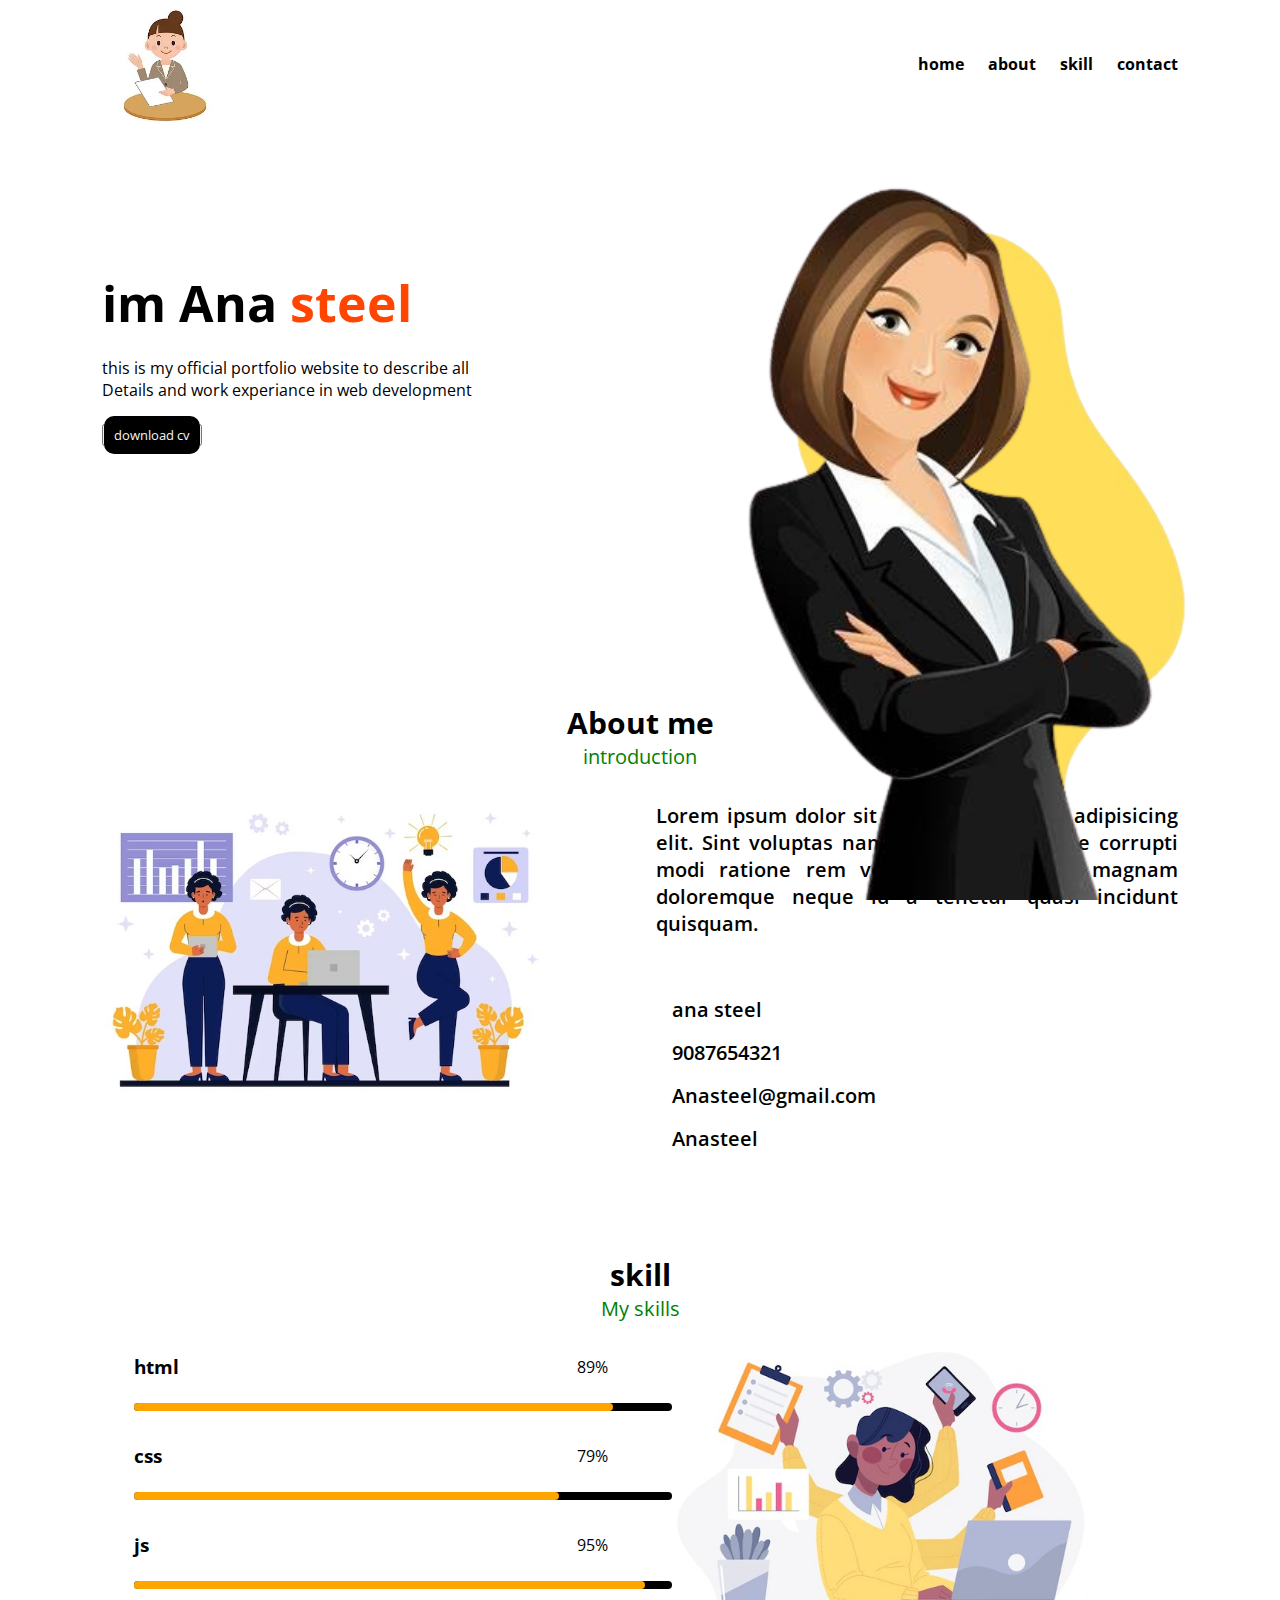
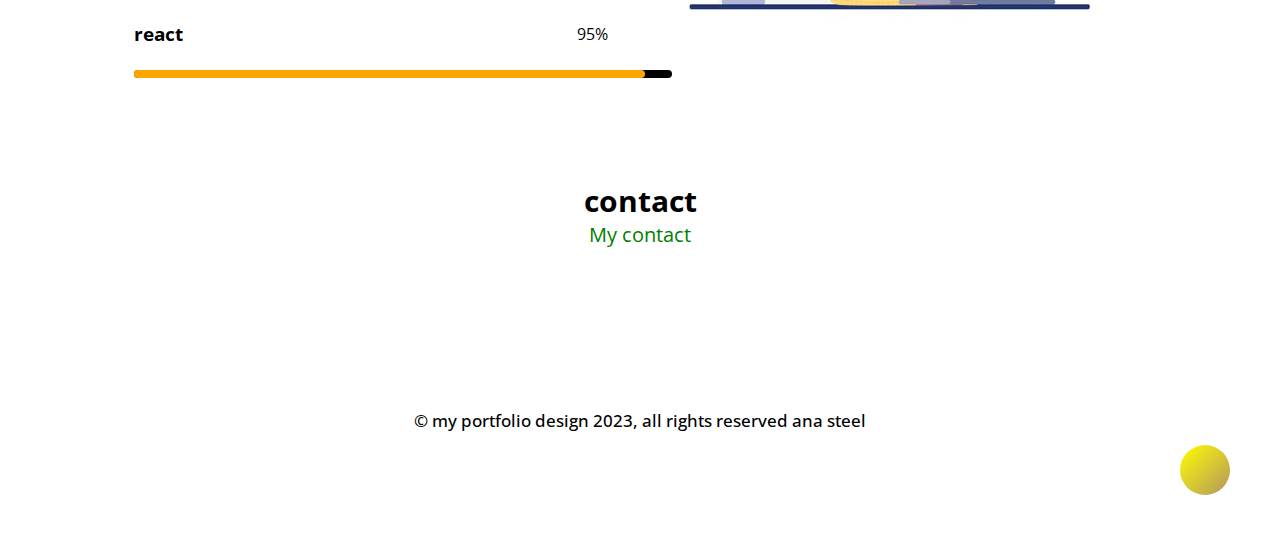
<file: index.html>
<!DOCTYPE html>
<html lang="en">
<head>
    <meta charset="UTF-8">
    <meta name="viewport" content="width=device-width, initial-scale=1.0">
    <title>portfolio</title>
    <!-- font awesom cdn -->
    <link rel="stylesheet" href="https://cdnjs.cloudflare.com/ajax/libs/font-awesome/6.5.2/css/all.min.css" integrity="sha512-SnH5WK+bZxgPHs44uWIX+LLJAJ9/2PkPKZ5QiAj6Ta86w+fsb2TkcmfRyVX3pBnMFcV7oQPJkl9QevSCWr3W6A==" crossorigin="anonymous" referrerpolicy="no-referrer" />
    <!-- CSS -->
     <link rel="stylesheet" href="./index.css">
     <!-- google font -->
     <link rel="preconnect" href="https://fonts.googleapis.com">
     <link rel="preconnect" href="https://fonts.gstatic.com" crossorigin>
     <link href="https://fonts.googleapis.com/css2?family=Open+Sans:ital,wght@0,300..800;1,300..800&display=swap" rel="stylesheet">
<!-- fav icon -->
 <link rel="icon" type="image/x-icon" href="https://th.bing.com/th/id/OIP.kqWW6rBtQAaGzVQeaBRbOwHaE8?w=271&h=181&c=7&r=0&o=5&dpr=1.3&pid=1.7">
     
</head>
<body>
   <!--  <h1>
        portfolio
    </h1> -->
   <!--  <i class="fa-solid fa-house"></i>
    <i class="fa-brands fa-twitter fa-beat fa-10x" style="color: #74C0FC;"></i>
    <i class="fa-brands fa-apple fa-beat"></i>
 


    <h2>DANGER</h2><br>
    <i class="fa-solid fa-skull-crossbones fa-beat fa-10x" style="color: #ed0c23;"></i>
 -->
    <div id="container">
        <nav id="navbar">
            <img id="logo" src="./images/WhatsApp Image 2024-06-25 at 12.05.08 PM (1).jpeg" alt="">
            <ul>
                <li class="listitem"><a href="#container"> home </a></li>
                    <li class="listitem"><a href="#about"> about </a></li>
                
                <li class="listitem"><a href="#skill"> skill </a></li>
                <li class="listitem"> <a href="#contact">contact </a></li>
            </ul>
        </nav>

      <section id="home">
           <div id="title">
                <h1> im Ana <span style="color: orangered;">steel</span></h1>
                <p>this is my official portfolio website to describe all <br>Details and work experiance in web development</p><br>
        
            <button><a href="./images/sample-1.pdf" download>download cv</a></button>
           </div>

           <div id="images">
            <img class="photo1" src="./images/yellow bg.png" id="shape" alt="no image">
            <img class="photo1" src="./images/girlbg.png" id="girl" alt="no image">
           </div>
           


      </section>

      <section id="about">
        <div class="heading"><h2>About me</h2>
        <p>introduction</p></div>
      

        <div id="content">
            <div id="contentimage">
                <img src="./images/./WhatsApp Image 2024-06-25 at 12.05.08 PM.jpeg" alt="no image">
            </div>
            <div id="contentdetails">
                <p>Lorem ipsum dolor sit amet, consectetur adipisicing elit. Sint voluptas nam autem dolore vitae corrupti modi ratione rem voluptatem ut quae, magnam doloremque neque id a tenetur quasi incidunt quisquam.</p><br>
                <div id="information">
                    <div class="info"><i class="fa-solid fa-user"></i> <span>ana steel</span></div><!-- ivide ee span ullath kond aanu icon um text um thammil space vannath -->
                    <div class="info"><i class="fa-solid fa-phone"></i><span>9087654321</span></div>
                    <div class="info"><i class="fa-solid fa-message"></i><span>Anasteel@gmail.com</span></div>
                    <div class="info"><i class="fa-brands fa-github"></i><span>Anasteel</span></div>
                </div>
            </div>
          
        </div>
      </section>
     <section id="skill">
        <div class="heading"><h2>skill</h2>
            <p>My skills</p></div>

            <div id="skill_container">
                <div id="progress_bar">
                    <div class="bar_container"><h3>html</h3> <span>89%</span>
                        <div class="bar"></div>
                         <div class="bar" id="html_bar"></div></div>
                    <div class="bar_container"><h3>css</h3> <span>79%</span>
                        <div class="bar"></div>
                        <div class="bar" id="css_bar"></div></div>
                    <div class="bar_container"><h3>js</h3> <span>95%</span>
                        <div class="bar"></div>
                        <div class="bar" id="js_bar"></div></div>
                    <div class="bar_container"><h3>react</h3> <span>95%</span>
                        <div class="bar"></div>
                        <div class="bar" id="react_bar"></div></div>
                </div>
                <div id="skill_image">
                    <img src="./images/WhatsApp Image 2024-06-25 at 12.05.09 PM (1).jpeg" alt="no image">
                </div>
            </div>

     </section>
     <section id="contact">
        <div class="heading"><h2>contact</h2>
            <p>My contact</p></div>

            <div id="icon_set">
                <div class="icon"><a href=""><i class="fa-brands fa-linkedin-in fa-2x"></i></a></div>
                <div class="icon"><a href=""><i class="fa-brands fa-github fa-2x"></i></a></div>
                <div class="icon"><a href=""><i class="fa-brands fa-twitter fa-2x"></i></a></div>
                <div class="icon"><a href=""><i class="fa-brands fa-whatsapp fa-2x"></i></a></div>
                <div class="icon"><a href=""><i class="fa-brands fa-instagram fa-2x"></i></a></div>
                <div class="icon"><a href=""><i class="fa-brands fa-facebook fa-2x"></i></a></div>
            </div>

        <div></div>
     </section>
     <footer>
        <p>© my portfolio design 2023, all rights reserved ana steel </p>
        <div class="up_arrow">
            <a href=""><i class="fa-solid fa-arrow-up"></i></a>
           
        </div>
       

     </footer>
    
    
</body>
</html>
</file>
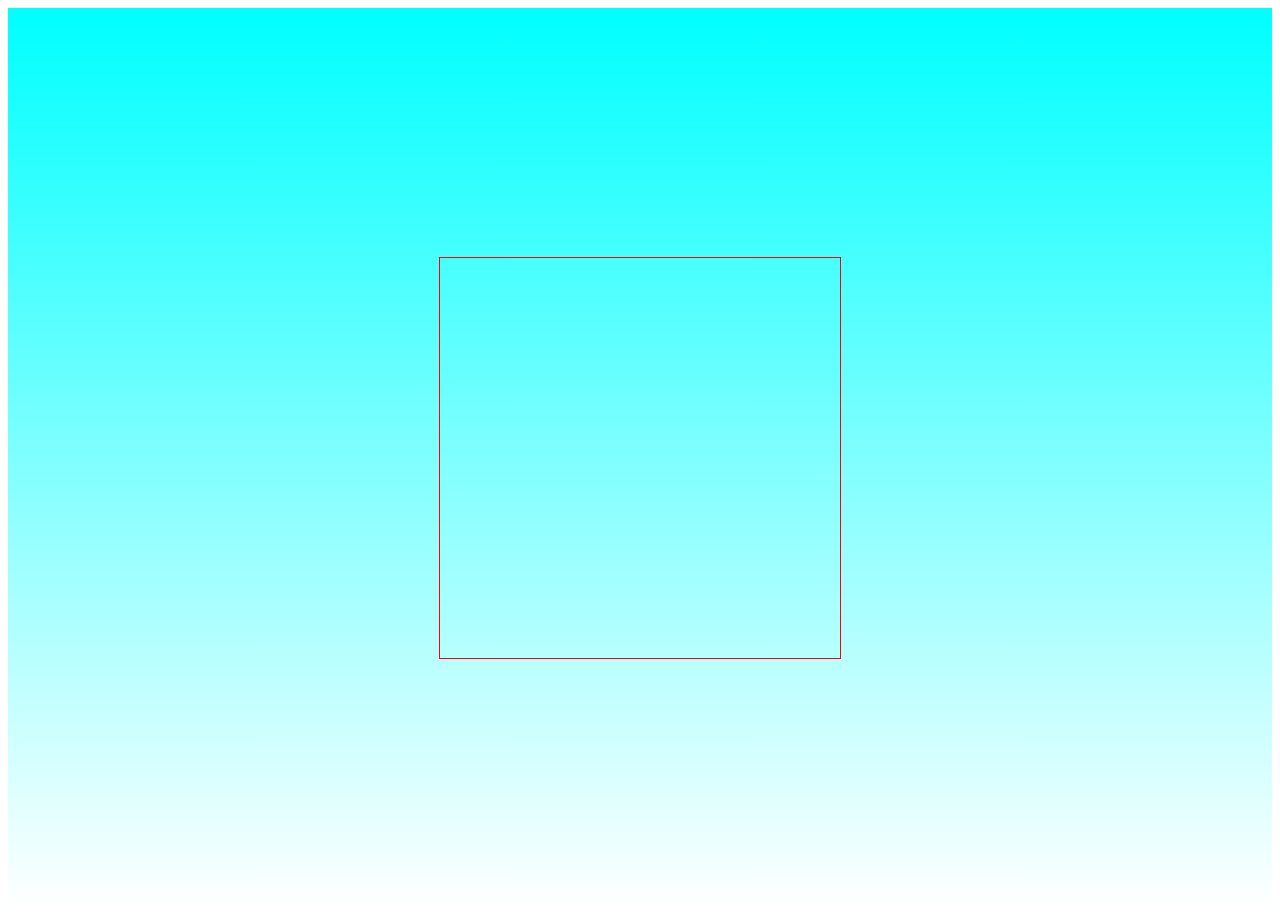
<file: animation.html>
<!DOCTYPE html>
<html lang="en">
<head>
    <meta charset="UTF-8">
    <meta name="viewport" content="width=device-width, initial-scale=1.0">
    <title>animation</title>
</head>
<body><style>
    #main{width: 100%;
        height: 100vh;
    display: flex;
justify-content: center;
align-items: center;
background-image:linear-gradient(to bottom, aqua,white);}

#sub{width: 400px;
height: 400px;
border: 1px solid red;
animation: anime 5s infinite;}

@keyframes anime{
    0%{
        background-color: violet;
        transform: rotate(30deg);
    }
    25%{
        background-color: green;
        transform: translateX(100px);
    }
    50%{
        background-color: yellow;
        transform: scale(2);
    }
    75%{
        background-color: orange;
        transform: translateY(-300px);
    }
   100%{
        background-color: red;
        transform: translateY(300px);
    }
    
}
    </style>
</head>
<body>
  <div id="main">
    <div id="sub">
    </div>
  </div>  
    
</body>
</html>
</file>
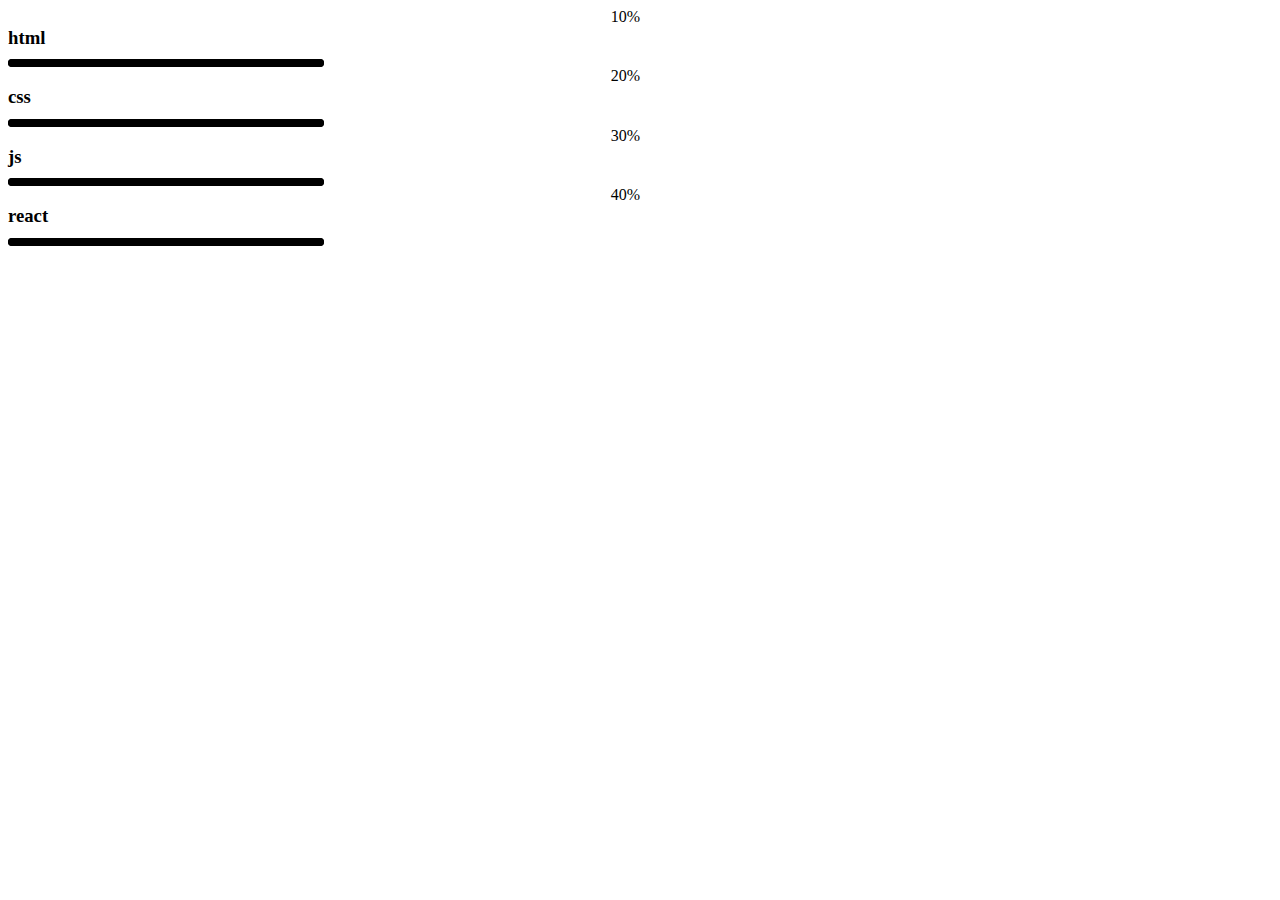
<file: per.htm>
<!DOCTYPE html>
<html lang="en">
<head>
    <meta charset="UTF-8">
    <meta name="viewport" content="width=device-width, initial-scale=1.0">
    <title>Document</title>
    <style>
    .sub{display: flex;
        justify-content: space-between;
    width: 50%;
position: relative;}
    .last{background-color: black;
    width: 50%;
height: .5em;

position: absolute;
bottom: 0px;
border-radius: 30px;}
    </style>
</head>
<body>
    <div id="main">
        <div class="sub"><h3>html</h3><span>10%</span>
       
        <div class="last"></div>
        <div class="last"></div>
    </div>

        <div class="sub"><h3>css</h3><span>20%</span>
       
        <div class="last"></div>
        <div class="last"></div>
    </div>

        <div class="sub"><h3>js</h3><span>30%</span>
        
        <div class="last"></div>
        <div class="last"></div>
    </div>

        <div class="sub"><h3>react</h3><span>40%</span>
        <div class="last"></div>
        <div class="last"></div>
    </div>
    </div>
</body>
</html>
</file>
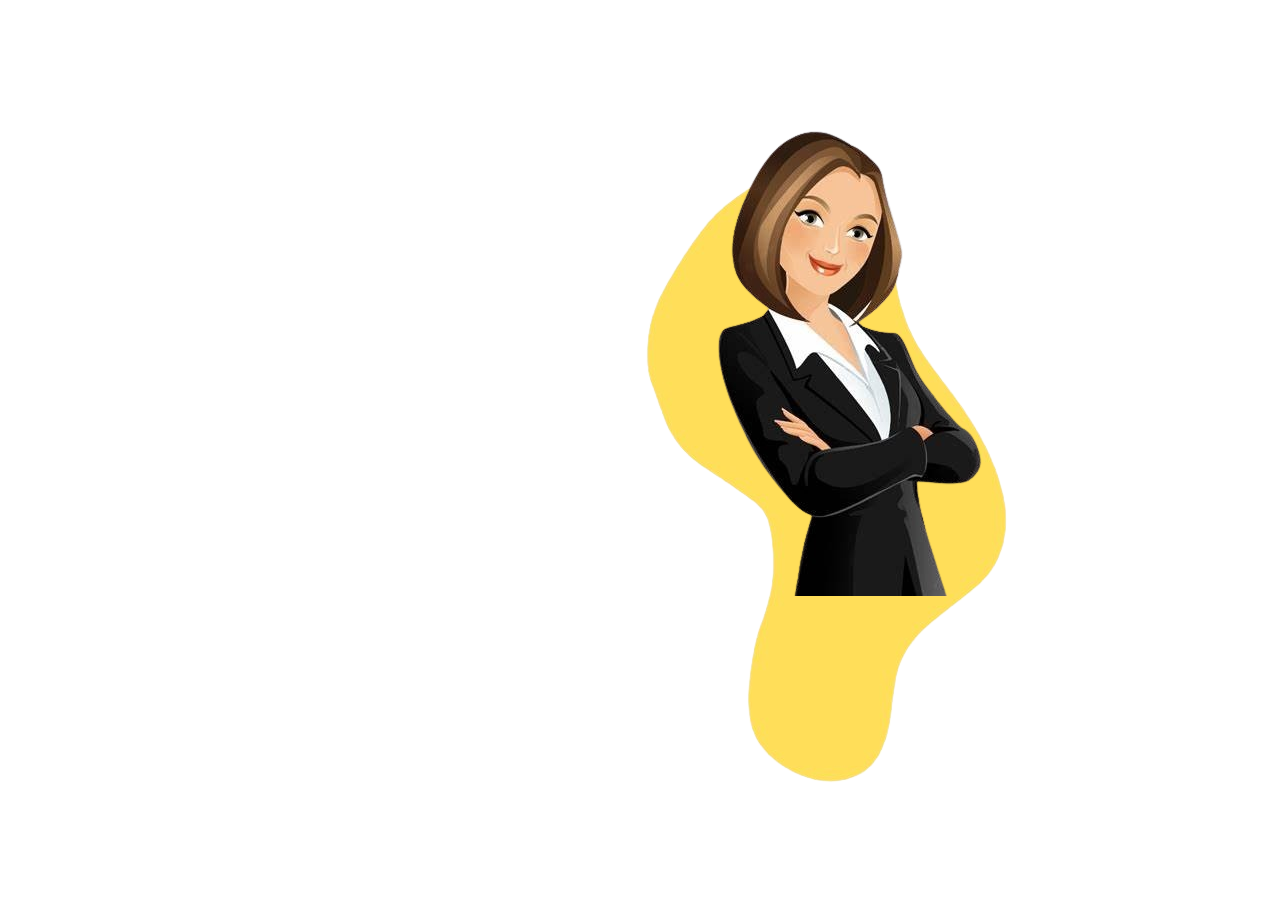
<file: yellowgirl.htm>
<!DOCTYPE html>
<html lang="en">
<head>
    <meta charset="UTF-8">
    <meta name="viewport" content="width=device-width, initial-scale=1.0">
    <title>Document</title>
    <link rel="stylesheet" href="./yellowgirl.css">
</head>
<body>
    <div>
        <img id="l" src="./images/yellow bg.png" alt="">
        <img id="k" src="./images/girlbg.png" alt="">

    </div>
</body>
</html>
</file>
<file: index.css>
*{
    font-family: "Open Sans", sans-serif;
    margin: 0px;
    padding: 0px;
}

#container{
    width: 100%;
    height: 100vh;/* vh means screen nu size aayitt thanne content varaan */
    position: relative; /* place in it normal position */    /* ----------------------------- */
}

#navbar{width: 85%;
margin-left: 100px;
display: flex; /* to make child element inline */ /* (nav nte child aanu ul um img um ) */
justify-content: space-between; /* place content horizondally / akalam palikkan*/
align-items: center;}/* place child content content vertically */


#logo{width: 130px;}

.listitem{
    list-style: none; /* to remove list style */
    display: inline; /* list kal inline avan vendi*/
    margin: 20px 10px;
    font-weight: 700;/* katti koottan */
}

#listitem:hover{color: orangered;} /* -href vannal ith work avilla. so, thazhe onnoode green koduthu-------------------------------------------------- */

li a{
    text-decoration: none;
    color: black;
}
li a:hover{
    text-decoration: none;
    color: green;
}

#title{
    margin-top: 11%;
    margin-left: 8%;
}

#title h1{font-size: 50px;
margin-bottom: 20px;}

#title a{
    background-color: black;
    color: whitesmoke;
    text-decoration: none;
    padding: 10px;
    margin-top: 150px;
    border-radius: 10px;
}




#images{
    width: 45%;
    height: 80%;
    position: absolute;
    bottom: 0px;  
    right: 0px;   /* ithukond aanu ee "div" inline ayitt varan */
}

.photo1{position: absolute;
height: 100%;
bottom: 0px;
left: 50%;
transform: translateX(-50%); /* ivide negative ayond aa girl left lekku move akum (translateY koduthal molilottum thazhottum pokum) */
transition: bottom 1s, left 2s;
}

#images:hover #shape{
    bottom: 70px;/* shape move avan ulla tag */
}

#images:hover #girl{
    left: 40%;/* girl move avan ulla tag */
}

#about{
    margin: 20% 8% 0 8%;
}



.heading{text-align: center;}

.heading h2{font-size: 30px;}

.heading p{font-size: 20px;
color: green;}


#content{display: grid;
grid-template-columns: repeat(2, 1fr);/* 2 div 2 column aayitt varaan */
gap: 2rem;/* space nu vendi */
margin-top: 2rem;}/* space nu vendi */

#contentimage img{width: 85%;}
#contentdetails{text-align: justify;/* paragraph correct petti pole nne verum */
font-size: 20px;
font-weight: 600;}

#information{margin-top: 2rem;/* just for a space */
}
.info{margin-top: 1rem;
}
.info span{margin-left: 1rem;}/* <!-- ivide ee span margin ullath kond aanu icon um text um thammil space vannath --> */

#skill{margin: 8% 8% 0% 8%;}

#skill_container{display: grid;
grid-template-columns: repeat(2, 1fr);}

#skill_image img{width: 90%;}

.bar_container{
    display: flex;
    justify-content: space-between;
padding: 2rem;
align-items: center;
position: relative;}

.bar span{font-weight: 800;
font-size: 20px;}

.bar{
    width: 100%;
height: .5rem;
background-color: black;
border-radius: 5px;
position: absolute;
bottom: 0px;}


#html_bar{width: 89%;
background-color: orange;}

#css_bar{width: 79%;
    background-color: orange;}

    #js_bar{width: 95%;
        background-color: orange;}

        #react_bar{width: 95%;
            background-color: orange;}

            #contact{margin: 8% 8% 0% 8%;}

            #icon_set{display: flex;
            justify-content: center;/* icons adangunna divukal center il varan */
        margin-top: 3%;
    align-items: center;}

    .icon, .up_arrow{/* ithanu group selector */
        width: 50px;
    height: 50px;
/* border: 1px solid red; */
margin: 15px 15px;
display: flex;  /* ee sanam venam ennale center il varollu */ /* ----------------- */
justify-content: center;/* -------- */
align-items: center;/* ----------- */
/* ith 3 aanu center il varan ulla 3 item */
border-radius: 50px;}/* width,height 50 ayond radius um 50 kodukkanam */

.icon i{color: black;}

.icon:hover{background-image: linear-gradient(to bottom right, yellow, rgba(137, 93, 12, 0.652));}

.icon i:hover{
    color: white;
}

.icon:hover{
animation: shake .5s;}

@keyframes shake
{
10%{transform: rotate(15deg);}
20%{transform: rotate(-15deg);}
30%{transform: rotate(15deg);}
40%{transform: rotate(-15deg);}/* 10,20,30,40 means 4 pravashyam shake akum */


}
footer{
    margin: 3rem 0px;
}

footer p{
    font-size: 17px;
    font-weight: 500;
    text-align: center;

}
.up_arrow{
    background-image: linear-gradient(to bottom right, yellow, rgba(137, 93, 12, 0.652));
    float: right;
    margin: 13px 50px 50px 0px;
}
html{
    scroll-behavior: smooth;
}
</file>
<file: yellowgirl.css>
div{position: relative;
    margin-left: 50%;
    margin-top: 10%;}
#k{position: absolute;
left: 0;
top: 0
;}

div:hover #k{animation: move 2s;}


@keyframes move{50%
{transform: translatex(-10%);}}

div:hover #l{animation: moove 2s;}

@keyframes moove{
    50%{transform: translateY(-10%);}
}
</file>
